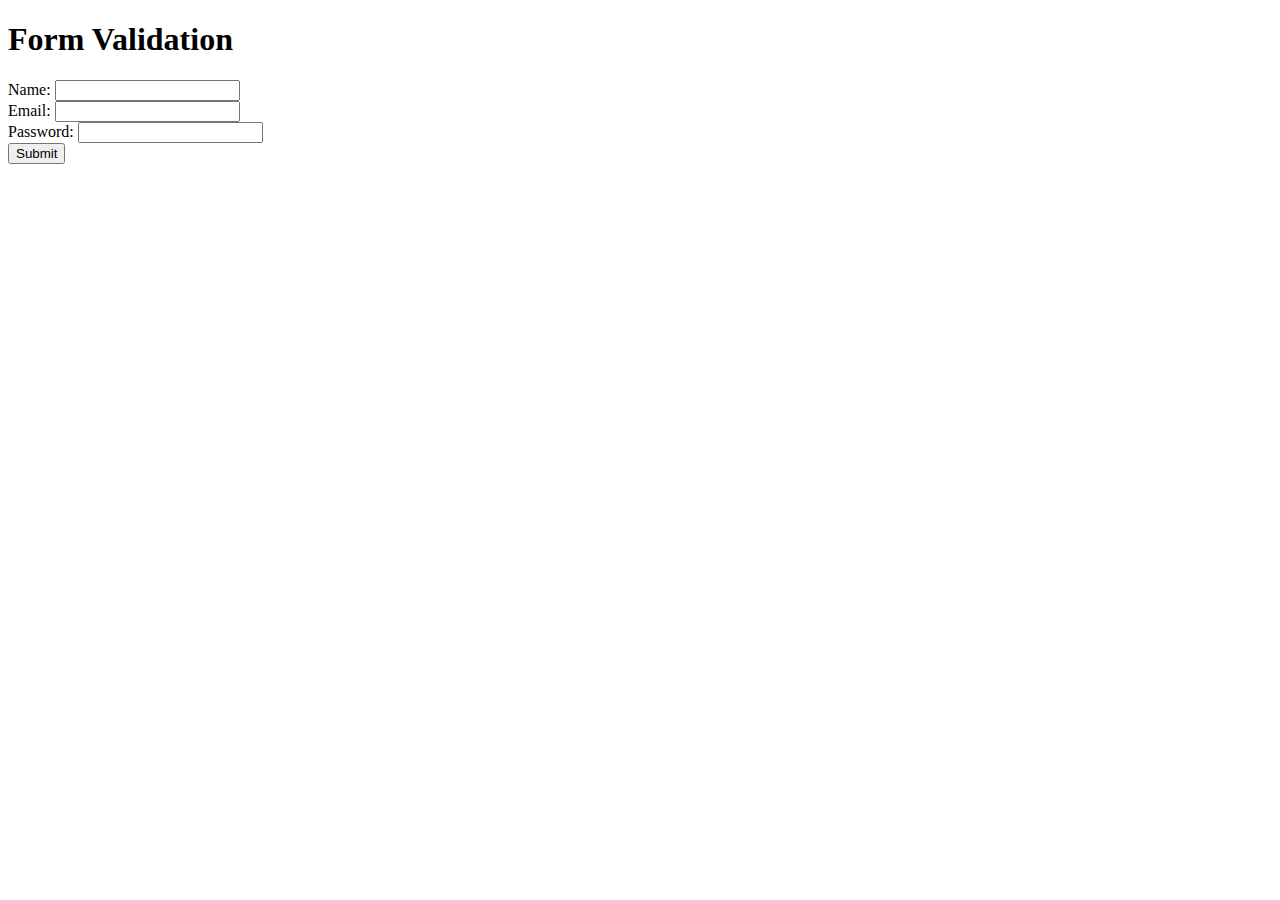
<file: Js Project/index.html>
<!DOCTYPE html>
<html lang="en">
<head>
    <meta charset="UTF-8">
    <meta name="viewport" content="width=device-width, initial-scale=1.0">
    <title>Form Validation</title>
</head>
<body>
    <h1>Form Validation</h1>
    <form id="myForm">
        <div>
            <label for="name">Name:</label>
            <input type="text" id="name" name="name">
        </div>
        <div>
            <label for="email">Email:</label>
            <input type="email" id="email" name="email">
        </div>
        <div>
            <label for="password">Password:</label>
            <input type="password" id="password" name="password">
        </div>
        <div>
            <button type="submit">Submit</button>
        </div>
    </form>
    <script>
        const form = document.getElementById("myForm");

        form.addEventListener("submit", function (event) {
            event.preventDefault();

            const name = document.getElementById("name").value;
            const email = document.getElementById("email").value;
            const password = document.getElementById("password").value;

            if (name.trim() === "") {
                alert("Name is required");
                return;
            }

            if (email.trim() === "") {
                alert("Email is required");
                return;
            }

            // You can add more complex email validation logic here
            if (!isValidEmail(email)) {
                alert("Invalid email format");
                return;
            }

            if (password.trim() === "") {
                alert("Password is required");
                return;
            }

            // If all validations pass, you can submit the form or perform further actions.
            alert("Form submitted successfully!");
            // You can use AJAX to submit the form data to a server or perform other tasks.
        });

        function isValidEmail(email) {
            // Basic email format validation (you can use a more comprehensive regex pattern)
            const emailRegex = /^[^\s@]+@[^\s@]+\.[^\s@]+$/;
            return emailRegex.test(email);
        }
    </script>
</body>
</html>
</file>
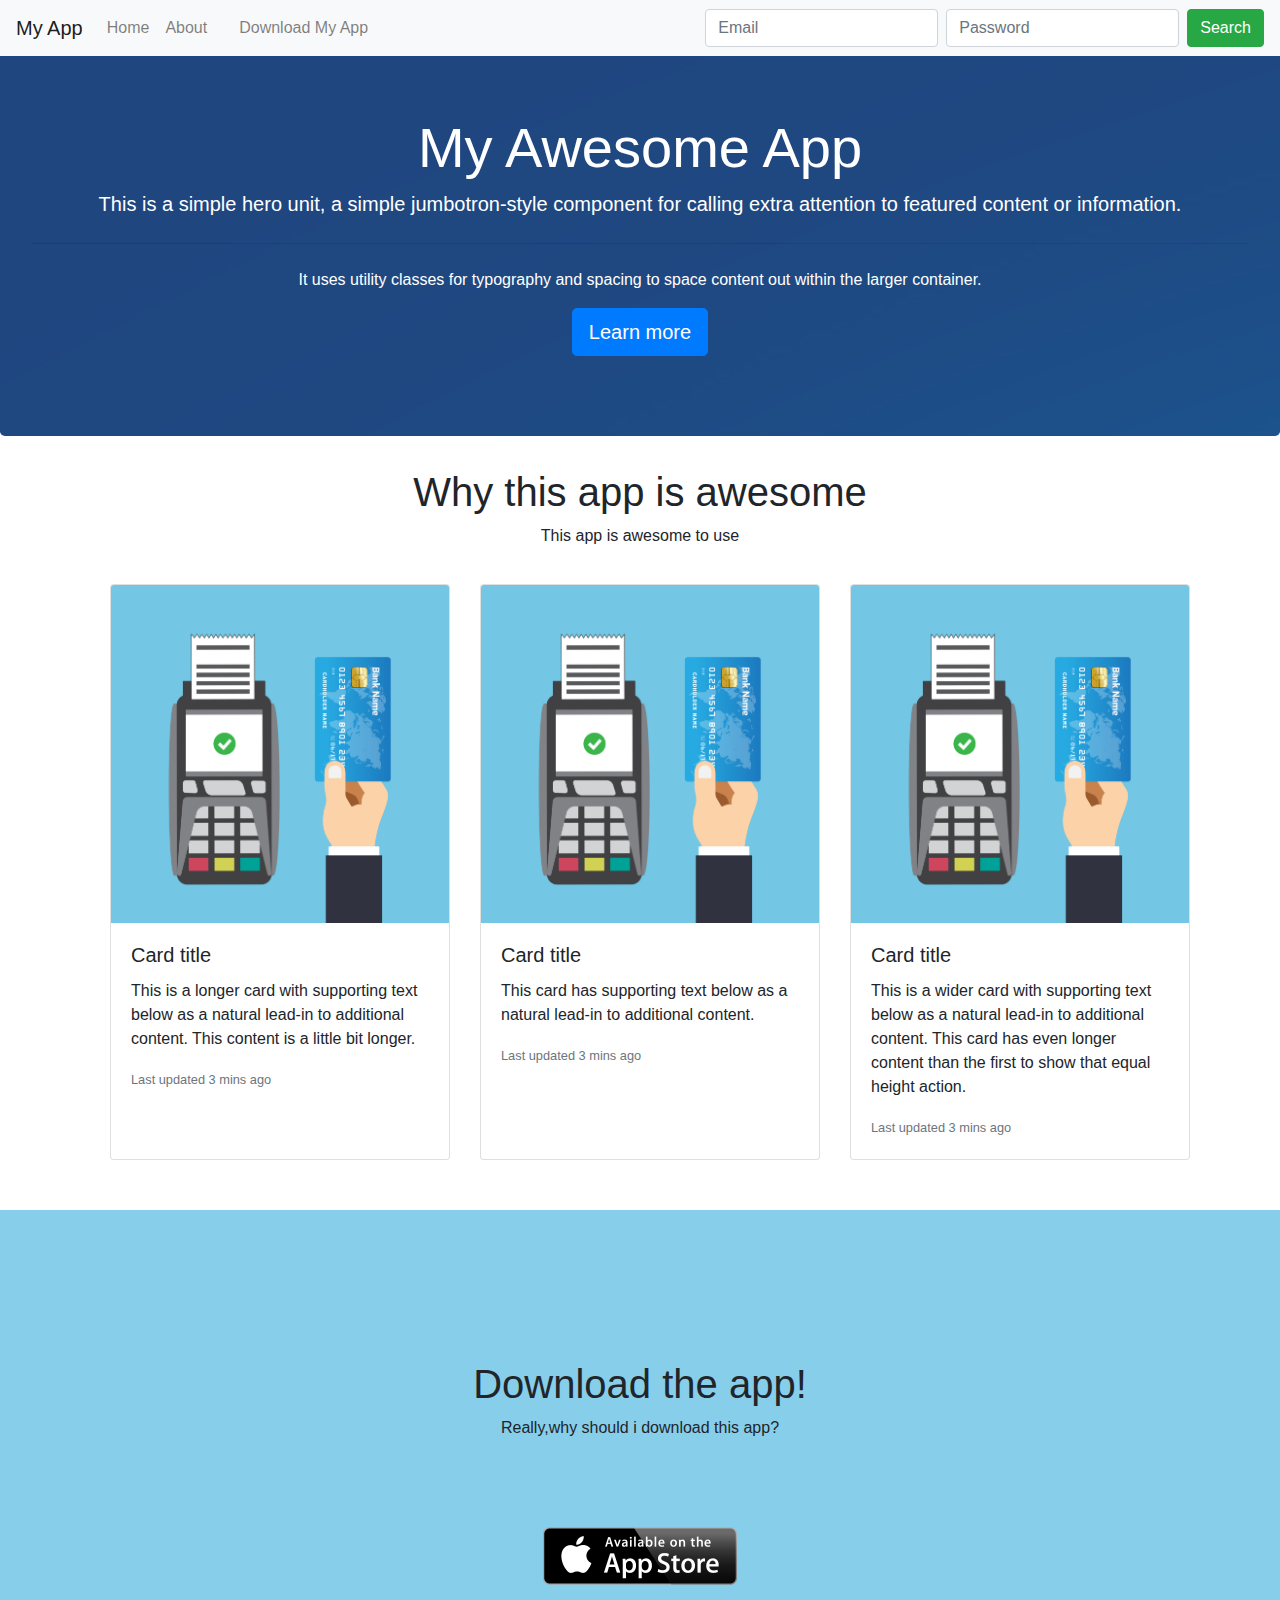
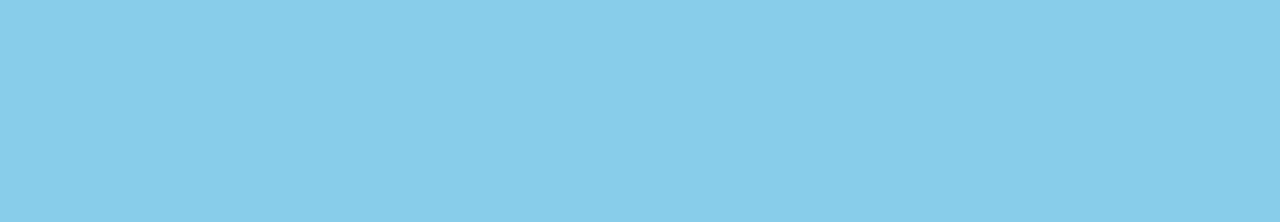
<file: Tutedude Bootstrap Project/project.html>
<!doctype html>
<html lang="en">
  <head>
    <!-- Required meta tags -->
    <meta charset="utf-8">
    <meta name="viewport" content="width=device-width, initial-scale=1, shrink-to-fit=no">

    <!-- Bootstrap CSS -->
    <link rel="stylesheet" href="https://cdn.jsdelivr.net/npm/bootstrap@4.0.0/dist/css/bootstrap.min.css" integrity="sha384-Gn5384xqQ1aoWXA+058RXPxPg6fy4IWvTNh0E263XmFcJlSAwiGgFAW/dAiS6JXm" crossorigin="anonymous">

    <title>Hello, world!</title>
    <style>
        .jumbotron{
            background-image: url(jumboimage.jpg);
            text-align: center;
            margin-top:50px;
            color: white;
        }
        #content{
            text-align: center;
        }
        .card-deck {
            margin-left: 80px;
            padding-top: 20px;
        }
        #appstoreicon{
            width:200px;
        }
        #footer{
            background-color:skyblue;
            text-align: center;
            padding-top: 150px;
            margin-top: 50px;
            padding-bottom: 150px;
        }
    </style>
  </head>
  <body data-spy="scroll" data-target="#navbar" data-offset="150">
    <nav class="navbar navbar-expand-lg navbar-light bg-light fixed-top" id="navbar">
        <a class="navbar-brand" href="#">My App</a>
        <button class="navbar-toggler" type="button" data-toggle="collapse" data-target="#navbarSupportedContent" aria-controls="navbarSupportedContent" aria-expanded="false" aria-label="Toggle navigation">
          <span class="navbar-toggler-icon"></span>
        </button>
      
        <div class="collapse navbar-collapse" id="navbarSupportedContent">
          <ul class="navbar-nav mr-auto">
            <li class="nav-item ">
              <a class="nav-link" href="#jumbotron">Home <span class="sr-only">(current)</span></a>
            </li>
            <li class="nav-item">
              <a class="nav-link" href="#about">About</a>
            </li>
           
            <li class="nav-item">
              <a class="nav-link " href="#"></a>
            </li>
            <li class="nav-item">
                <a class="nav-link " href="#footer">Download My App</a>
              </li>
          </ul>
          <form class="form-inline my-2 my-lg-0">
            <input class="form-control mr-sm-2" type="email" placeholder="Email" aria-label="Email">
            <input class="form-control mr-sm-2" type="password" placeholder="Password" aria-label="Password">
            <button class="btn btn-success" type="submit">Search</button>
          </form>
        </div>
      </nav> 
      <div class="jumbotron" id="jumbotron">
        <h1 class="display-4">My Awesome App</h1>
        <p class="lead">This is a simple hero unit, a simple jumbotron-style component for calling extra attention to featured content or information.</p>
        <hr class="my-4">
        <p>It uses utility classes for typography and spacing to space content out within the larger container.</p>
        <p class="lead">
          <a class="btn btn-primary btn-lg" href="#" role="button">Learn more</a>
        </p>
      </div>
      <div class="container" id="content">
          <h1>Why this app is awesome</h1>
          <p>This app is awesome to use</p>
      </div>
      <div class="card-deck container" id="about">
        <div class="card">
          <img class="card-img-top" src="card.jpg" alt="Card image cap">
          <div class="card-body">
            <h5 class="card-title">Card title</h5>
            <p class="card-text">This is a longer card with supporting text below as a natural lead-in to additional content. This content is a little bit longer.</p>
            <p class="card-text"><small class="text-muted">Last updated 3 mins ago</small></p>
          </div>
        </div>
        <div class="card">
          <img class="card-img-top" src="card.jpg" alt="Card image cap">
          <div class="card-body">
            <h5 class="card-title">Card title</h5>
            <p class="card-text">This card has supporting text below as a natural lead-in to additional content.</p>
            <p class="card-text"><small class="text-muted">Last updated 3 mins ago</small></p>
          </div>
        </div>
        <div class="card">
          <img class="card-img-top" src="card.jpg" alt="Card image cap">
          <div class="card-body">
            <h5 class="card-title">Card title</h5>
            <p class="card-text">This is a wider card with supporting text below as a natural lead-in to additional content. This card has even longer content than the first to show that equal height action.</p>
            <p class="card-text"><small class="text-muted">Last updated 3 mins ago</small></p>
          </div>
        </div>
      </div>
      <div id="footer">
          <h1>Download the app!</h1>
          <p>Really,why should i download this app?</p>
          <p><a href="#"><img id="appstoreicon" src="appstore.png" alt=""></a></p>
      </div>
      
    <!-- Optional JavaScript -->
    <!-- jQuery first, then Popper.js, then Bootstrap JS -->
    <script src="https://code.jquery.com/jquery-3.2.1.slim.min.js" integrity="sha384-KJ3o2DKtIkvYIK3UENzmM7KCkRr/rE9/Qpg6aAZGJwFDMVNA/GpGFF93hXpG5KkN" crossorigin="anonymous"></script>
    <script src="https://cdn.jsdelivr.net/npm/popper.js@1.12.9/dist/umd/popper.min.js" integrity="sha384-ApNbgh9B+Y1QKtv3Rn7W3mgPxhU9K/ScQsAP7hUibX39j7fakFPskvXusvfa0b4Q" crossorigin="anonymous"></script>
    <script src="https://cdn.jsdelivr.net/npm/bootstrap@4.0.0/dist/js/bootstrap.min.js" integrity="sha384-JZR6Spejh4U02d8jOt6vLEHfe/JQGiRRSQQxSfFWpi1MquVdAyjUar5+76PVCmYl" crossorigin="anonymous"></script>
  </body>
</html>
</file>
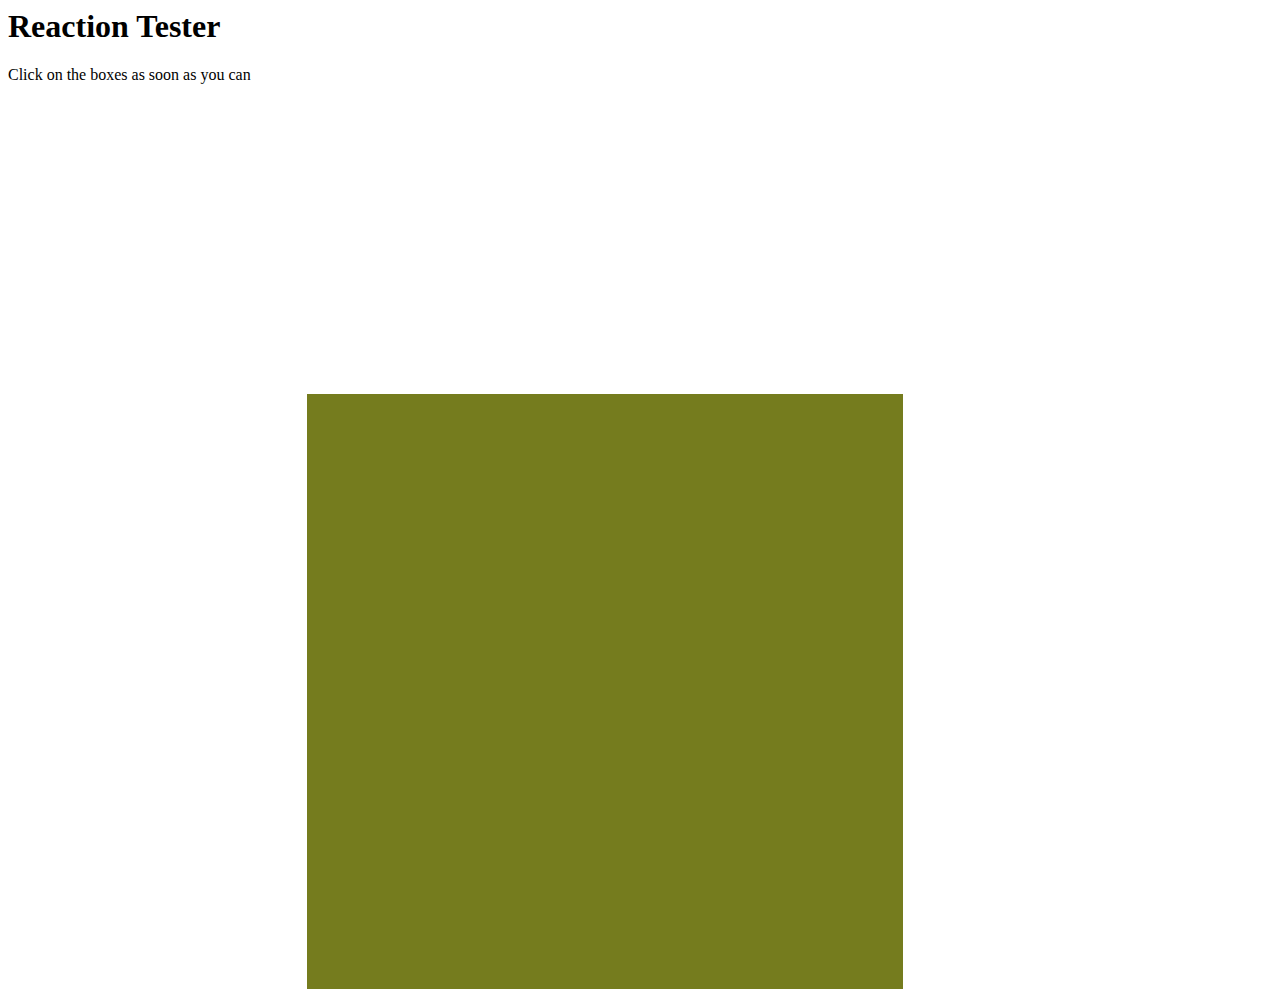
<file: Tutedude Javascript Project/javascript.html>
<html>
    <head>
        <title> Reaction Timer </title>
        <style>
            #shape{
                width: 200px;
                height: 200px;
                background-color: red;
                position:relative;
            }
        </style>
    </head>
    <body>
       <h1>Reaction Tester</h1> 
       <p>Click on the boxes as soon as you can</p>
       <div id="shape"></div>
       <script>
            var start= new Date().getTime(); 
            function getrandomcolor(){
                var letters= '0123456789ABCDEF';
                var color= '#';
                for(var i=0; i<6; i++){
                    color+= letters[Math.floor(Math.random()*16)];
                }
                return color;
            }
           function move() {
               var left;
               var top;
               var wh;
               left= Math.random()*300;
               top= Math.random()*300;
               wh= ((Math.random()*300)+400);
               document.getElementById("shape").style.left=left;
               document.getElementById("shape").style.top=top;
               document.getElementById("shape").style.width=wh;
               document.getElementById("shape").style.height=wh;
               document.getElementById("shape").style.display="block";
               document.getElementById("shape").style.backgroundColor= getrandomcolor();
               start= new Date().getTime(); 
           }
           move();
           document.getElementById("shape").onclick=function(){
               document.getElementById("shape").style.display="none";
               var end= new Date().getTime();
               var timeTaken= (end-start)/1000;  
               alert(timeTaken); 
               move();
           }
       </script>
    </body>
</html>
</file>
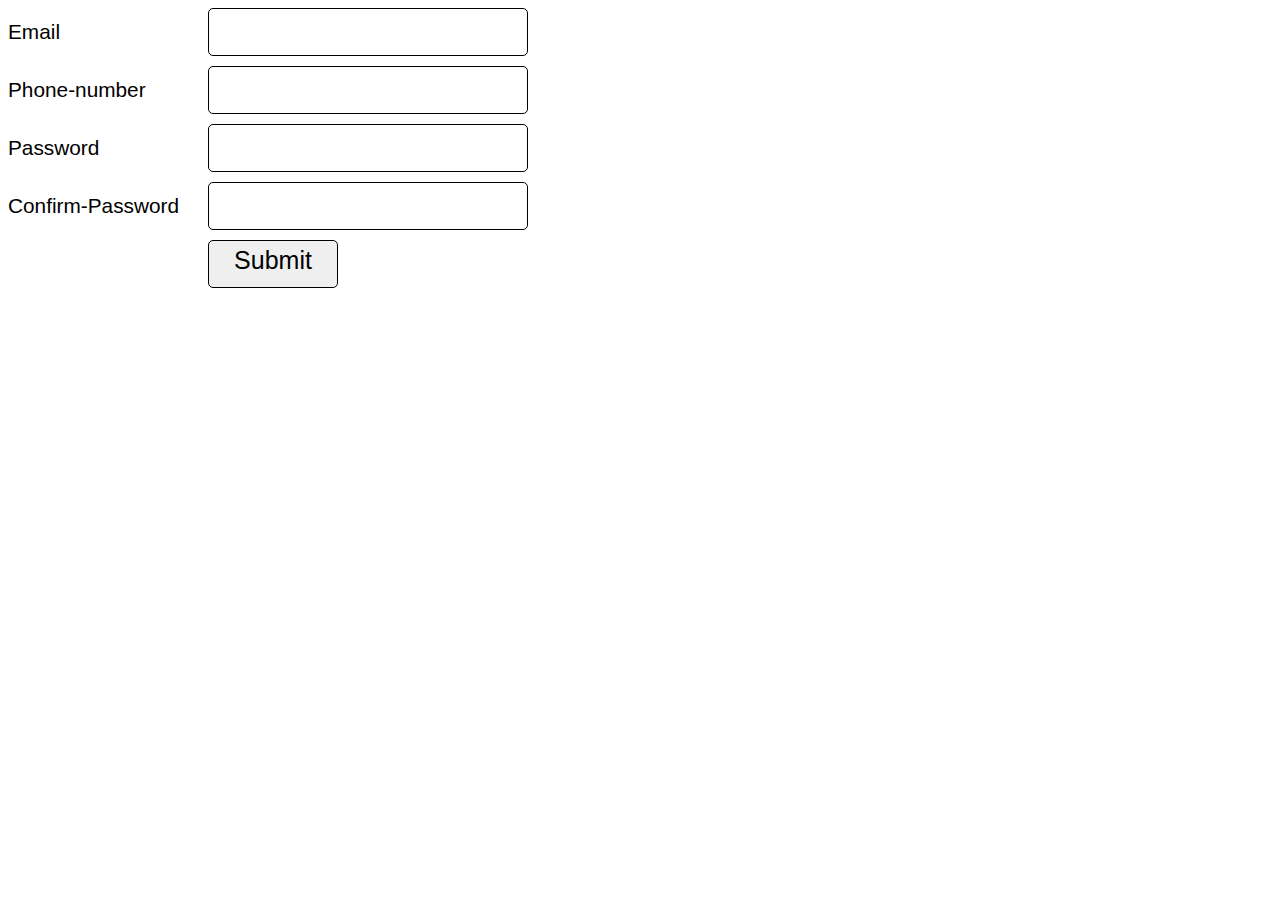
<file: Tutedude JQuery Project/JQuery.html>
<html>

<head>
    <title>Form validation system</title>
    <script src="https://ajax.googleapis.com/ajax/libs/jquery/3.7.1/jquery.min.js"></script>  
    <style>
        body {
            font-family: Arial, Helvetica, sans-serif;
            font-size: 130%;
        }

        .wrapper {
            width: 550px;
            margin: 0 auto;
        }

        label {
            width: 200px;
            float: left;
            position: relative;
            top: 12px;
        }

        input {
            width: 320px;
            font-size: 25px;
            border: 1px solid black;
            border-radius: 5px;
            padding: 5px 5px 12px 5px;
        }

        .formelement {
            margin-bottom: 10px;
        }

        #submitbutton {
            width: 130px;
            margin-left: 200px;
        }
        #error{
            color: red;
            font-size: 90%;
        }
        #success{
            color: green;
            font-size: 90%;
        }
    </style>
</head>

<body>
    <div id="error"></div>
    <div id="success"></div>
    <div class="wraper">
        <div class="formelement">
            <label for="Email">Email</label>
            <input type="text" id="Email" name="Email">
        </div>
        <div class="formelement">
            <label for="phoneno">Phone-number</label>
            <input type="text" id="phoneno" name="phoneno">
        </div>
        <div class="formelement">
            <label for="password">Password</label>
            <input type="password" id="password" name="password">
        </div>
        <div class="formelement">
            <label for="confirmpassword">Confirm-Password</label>
            <input type="password" id="confirmpassword" name="confirmpassword">
        </div>
        <input type="submit" id="submitbutton">
    </div>
    <script>
        var errormessage="";
        var missingfield="";
        function isEmail(email) {
            var regex = /^([a-zA-Z0-9_.+-])+\@(([a-zA-Z0-9-])+\.)+([a-zA-Z0-9]{2,4})+$/;
            return regex.test(email);
        }
        $("#submitbutton").click(function(){
            if($("#Email").val()==""){
                missingfield += "<p>Email is not filled</p>";
            }
            if($("#phoneno").val()==""){
                missingfield += "<p>Phone Number is not filled</p>";
            }
            if($("#password").val()==""){
                missingfield += "<p>Password is not filled</p>";
            }
            if($("#confirmpassword").val()==""){
                missingfield += "<p>Confirm-Password is not filled</p>";
            }

            if(isEmail($("#Email").val())== false){
                errormessage+= "<p>Email id is not valid</p>";
            }
            if($.isNumeric($("#phoneno").val())== false){
                errormessage+= "<p>Phone number is not valid</p>";
            }
            if($("#password").val() !=  $("#confirmpassword").val()){
                errormessage+= "<p>password does not match</p>";
            }
            // alert(errormessage);
            if(errormessage==""){
                $("#success").html("You are registered");
            }else{
                $("#error").html(errormessage + missingfield);
            }
        });
    </script>
</body>
</html>
</file>
